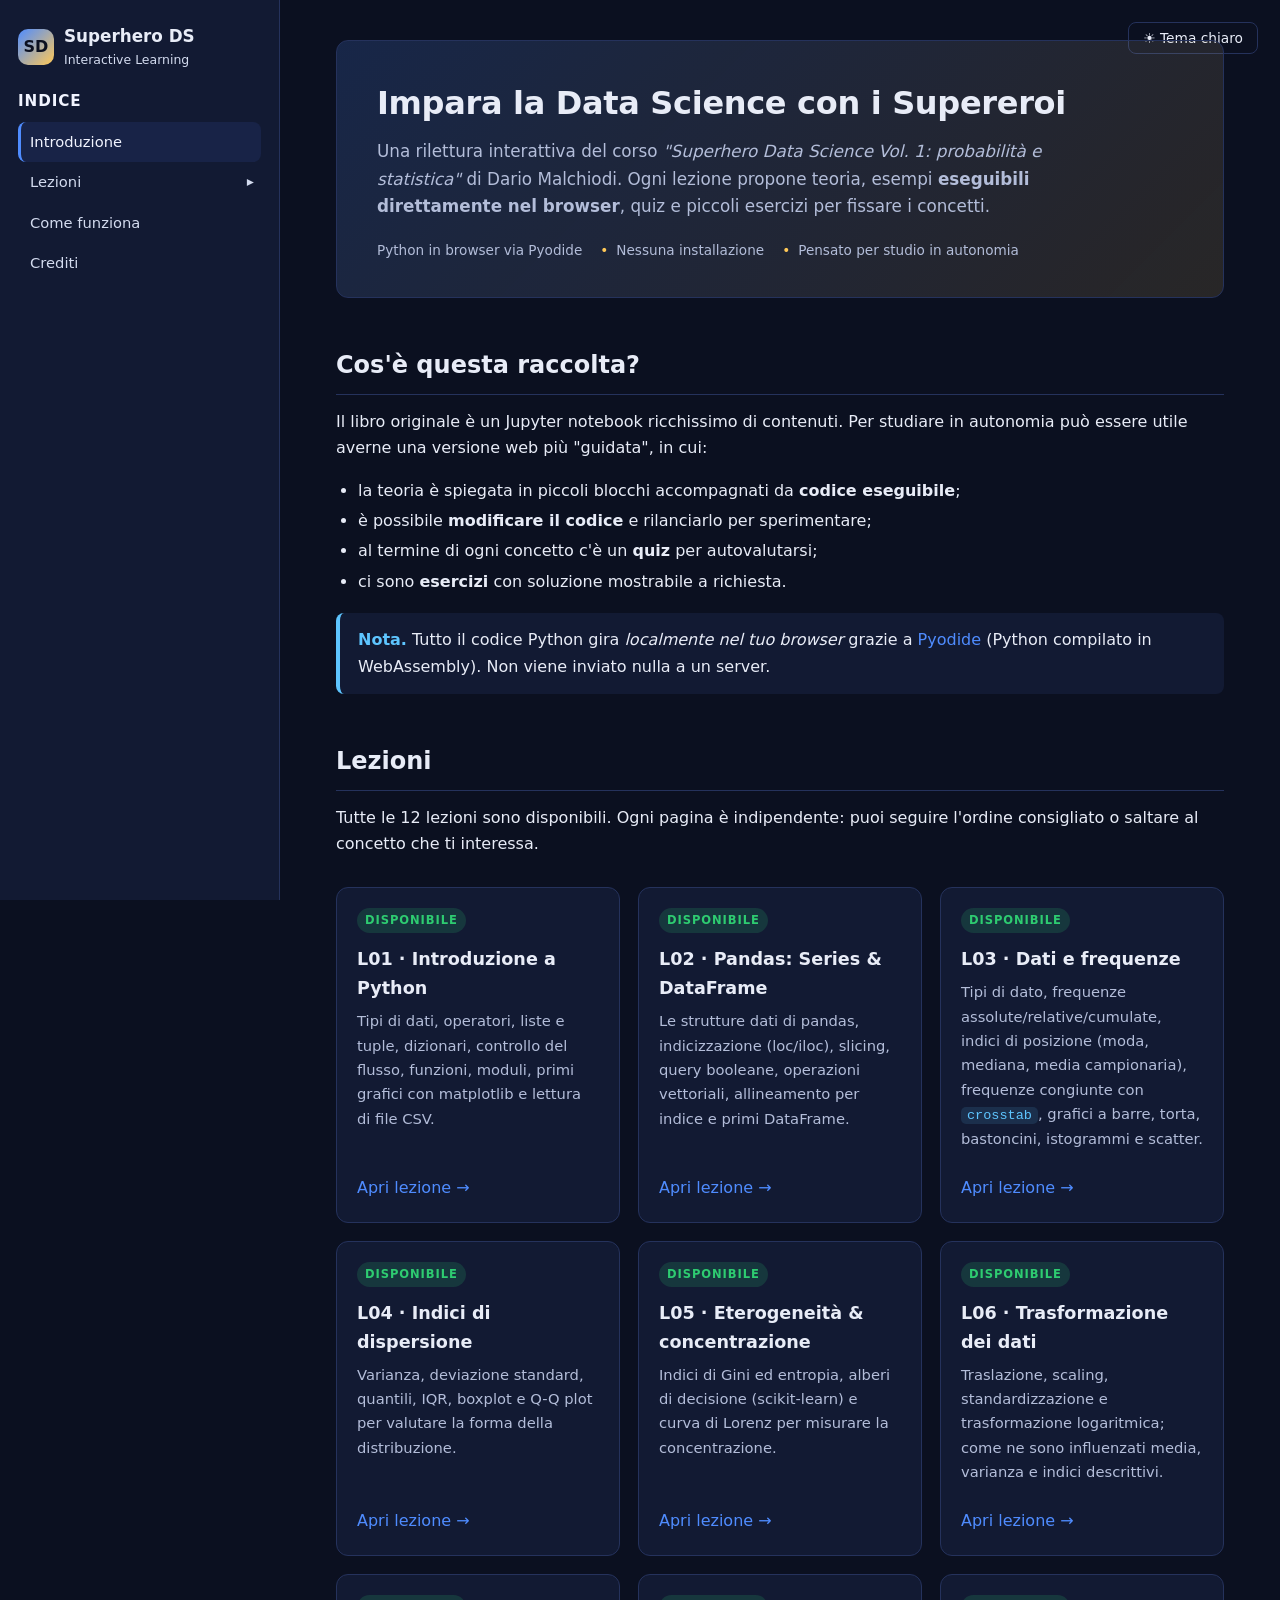
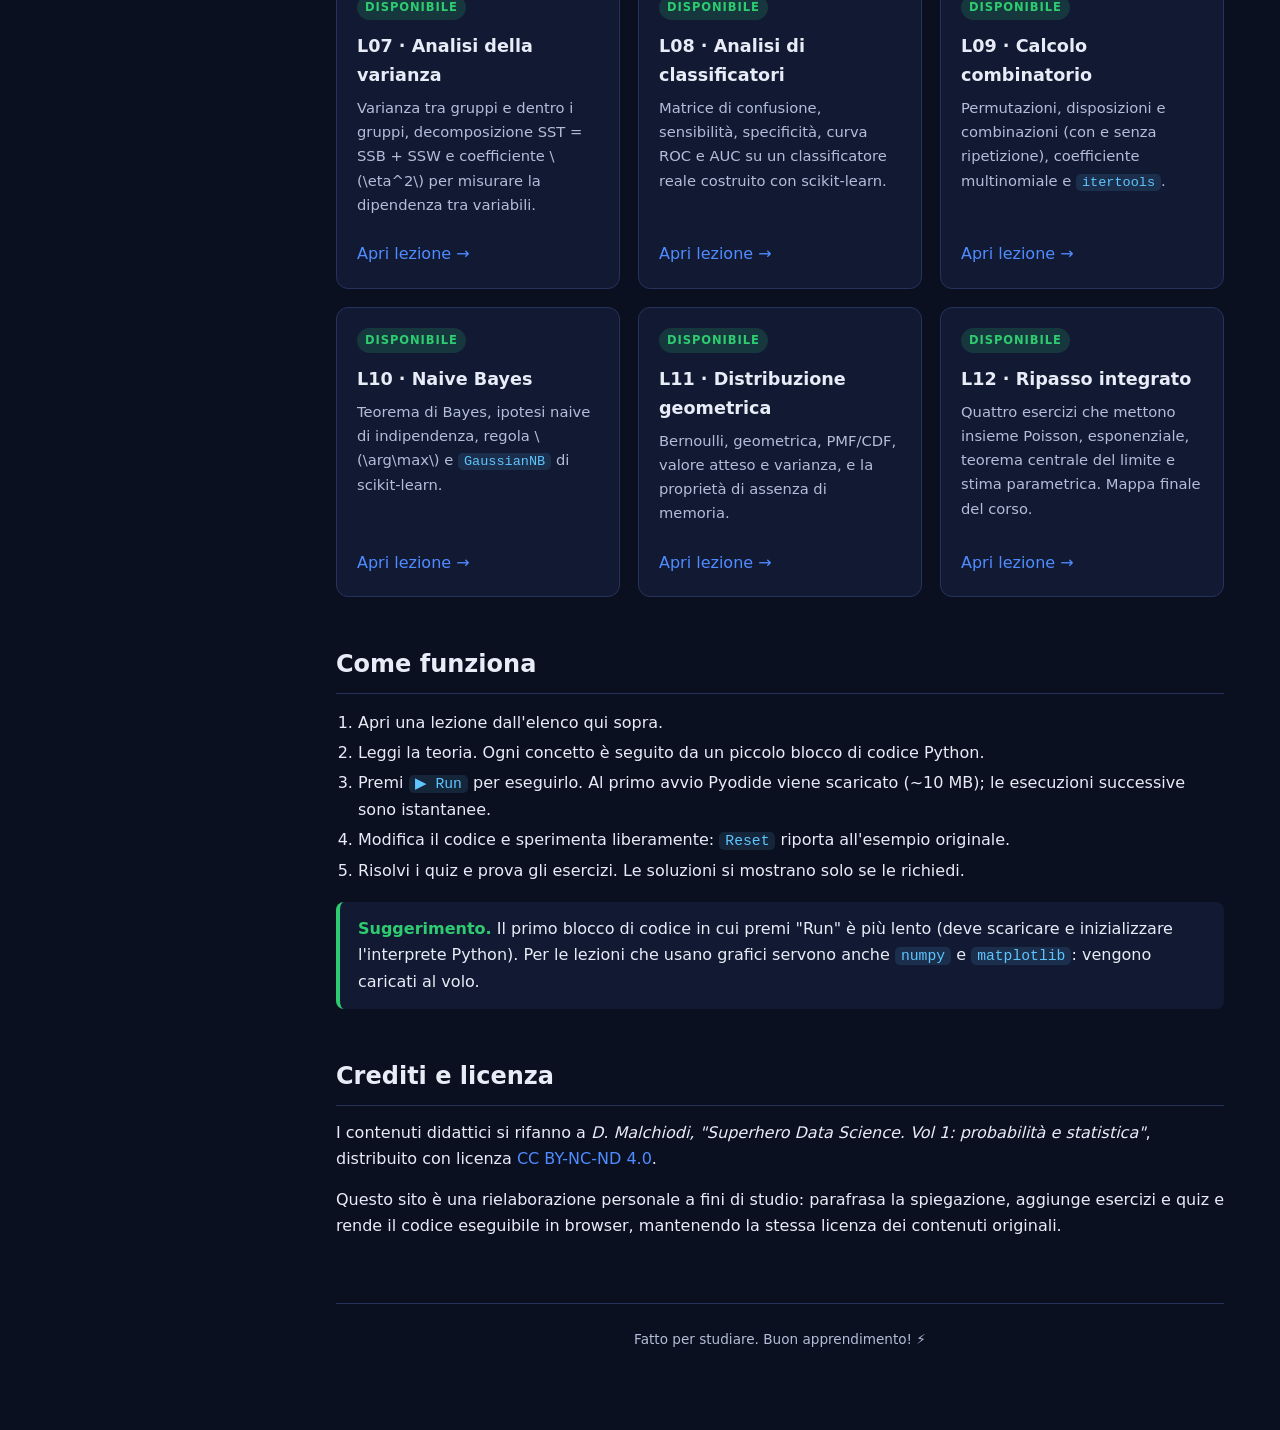
<file: index.html>
<!DOCTYPE html>
<html lang="it">
<head>
  <meta charset="UTF-8" />
  <meta name="viewport" content="width=device-width, initial-scale=1.0" />
  <title>Interactive Learning · Superhero Data Science</title>
  <meta name="description" content="Versione interattiva del corso 'Superhero Data Science' di D. Malchiodi: teoria, esempi eseguibili in browser, quiz ed esercizi." />
  <link rel="stylesheet" href="assets/styles.css" />
</head>
<body>
  <div class="app-shell">
    <aside class="sidebar">
      <div class="brand">
        <div class="logo">SD</div>
        <div>
          <strong>Superhero DS</strong>
          <small>Interactive Learning</small>
        </div>
      </div>

      <h2>Indice</h2>
      <ul class="toc">
        <li><a href="#intro">Introduzione</a></li>
        <li class="toc-group">
          <div class="toc-group-row">
            <a href="#lezioni">Lezioni</a>
            <button type="button"
                    class="toc-toggle"
                    aria-expanded="false"
                    aria-controls="toc-lezioni-sub"
                    aria-label="Espandi/comprimi elenco lezioni">
              <span class="chevron" aria-hidden="true">▾</span>
            </button>
          </div>
          <ul class="toc-sub" id="toc-lezioni-sub" hidden>
            <li><a href="lezione-01.html">L01 · Introduzione a Python</a></li>
            <li><a href="lezione-02.html">L02 · Pandas</a></li>
            <li><a href="lezione-03.html">L03 · Dati e frequenze</a></li>
            <li><a href="lezione-04.html">L04 · Indici di dispersione</a></li>
            <li><a href="lezione-05.html">L05 · Eterogeneità</a></li>
            <li><a href="lezione-06.html">L06 · Trasformazione dei dati</a></li>
            <li><a href="lezione-07.html">L07 · Analisi della varianza</a></li>
            <li><a href="lezione-08.html">L08 · Classificatori</a></li>
            <li><a href="lezione-09.html">L09 · Calcolo combinatorio</a></li>
            <li><a href="lezione-10.html">L10 · Naive Bayes</a></li>
            <li><a href="lezione-11.html">L11 · Geometrica</a></li>
            <li><a href="lezione-12.html">L12 · Ripasso</a></li>
          </ul>
        </li>
        <li><a href="#come-funziona">Come funziona</a></li>
        <li><a href="#crediti">Crediti</a></li>
      </ul>
    </aside>

    <main class="main">
      <div class="theme-toggle">
        <button class="btn ghost" type="button">🌙 Tema scuro</button>
      </div>

      <section class="hero">
        <h1>Impara la Data Science con i Supereroi</h1>
        <p>
          Una rilettura interattiva del corso <em>"Superhero Data Science Vol. 1: probabilità e
          statistica"</em> di Dario Malchiodi. Ogni lezione propone teoria, esempi
          <strong>eseguibili direttamente nel browser</strong>, quiz e piccoli esercizi per
          fissare i concetti.
        </p>
        <div class="meta">
          <span>Python in browser via Pyodide</span>
          <span>Nessuna installazione</span>
          <span>Pensato per studio in autonomia</span>
        </div>
      </section>

      <section id="intro">
        <h2 class="section-title">Cos'è questa raccolta?</h2>
        <p>
          Il libro originale è un Jupyter notebook ricchissimo di contenuti. Per studiare in
          autonomia può essere utile averne una versione web più "guidata", in cui:
        </p>
        <ul>
          <li>la teoria è spiegata in piccoli blocchi accompagnati da <strong>codice eseguibile</strong>;</li>
          <li>è possibile <strong>modificare il codice</strong> e rilanciarlo per sperimentare;</li>
          <li>al termine di ogni concetto c'è un <strong>quiz</strong> per autovalutarsi;</li>
          <li>ci sono <strong>esercizi</strong> con soluzione mostrabile a richiesta.</li>
        </ul>
        <div class="callout info">
          <strong>Nota.</strong> Tutto il codice Python gira <em>localmente nel tuo browser</em> grazie
          a <a href="https://pyodide.org/" target="_blank" rel="noopener">Pyodide</a> (Python compilato
          in WebAssembly). Non viene inviato nulla a un server.
        </div>
      </section>

      <section id="lezioni">
        <h2 class="section-title">Lezioni</h2>
        <p>Tutte le 12 lezioni sono disponibili. Ogni pagina è indipendente: puoi
          seguire l'ordine consigliato o saltare al concetto che ti interessa.</p>

        <div class="lessons-grid">

          <article class="lesson-card">
            <span class="badge ready">Disponibile</span>
            <h3>L01 · Introduzione a Python</h3>
            <p>Tipi di dati, operatori, liste e tuple, dizionari, controllo del flusso, funzioni,
              moduli, primi grafici con matplotlib e lettura di file CSV.</p>
            <a href="lezione-01.html">Apri lezione →</a>
          </article>

          <article class="lesson-card">
            <span class="badge ready">Disponibile</span>
            <h3>L02 · Pandas: Series &amp; DataFrame</h3>
            <p>Le strutture dati di pandas, indicizzazione (loc/iloc), slicing, query
              booleane, operazioni vettoriali, allineamento per indice e primi DataFrame.</p>
            <a href="lezione-02.html">Apri lezione →</a>
          </article>

          <article class="lesson-card">
            <span class="badge ready">Disponibile</span>
            <h3>L03 · Dati e frequenze</h3>
            <p>Tipi di dato, frequenze assolute/relative/cumulate, indici di posizione
              (moda, mediana, media campionaria), frequenze congiunte con
              <code>crosstab</code>, grafici a barre, torta, bastoncini, istogrammi e scatter.</p>
            <a href="lezione-03.html">Apri lezione →</a>
          </article>

          <article class="lesson-card">
            <span class="badge ready">Disponibile</span>
            <h3>L04 · Indici di dispersione</h3>
            <p>Varianza, deviazione standard, quantili, IQR, boxplot e Q-Q plot per
              valutare la forma della distribuzione.</p>
            <a href="lezione-04.html">Apri lezione →</a>
          </article>

          <article class="lesson-card">
            <span class="badge ready">Disponibile</span>
            <h3>L05 · Eterogeneità &amp; concentrazione</h3>
            <p>Indici di Gini ed entropia, alberi di decisione (scikit-learn) e
              curva di Lorenz per misurare la concentrazione.</p>
            <a href="lezione-05.html">Apri lezione →</a>
          </article>

          <article class="lesson-card">
            <span class="badge ready">Disponibile</span>
            <h3>L06 · Trasformazione dei dati</h3>
            <p>Traslazione, scaling, standardizzazione e trasformazione logaritmica;
              come ne sono influenzati media, varianza e indici descrittivi.</p>
            <a href="lezione-06.html">Apri lezione →</a>
          </article>

          <article class="lesson-card">
            <span class="badge ready">Disponibile</span>
            <h3>L07 · Analisi della varianza</h3>
            <p>Varianza tra gruppi e dentro i gruppi, decomposizione SST = SSB + SSW
              e coefficiente \(\eta^2\) per misurare la dipendenza tra variabili.</p>
            <a href="lezione-07.html">Apri lezione →</a>
          </article>

          <article class="lesson-card">
            <span class="badge ready">Disponibile</span>
            <h3>L08 · Analisi di classificatori</h3>
            <p>Matrice di confusione, sensibilità, specificità, curva ROC e AUC
              su un classificatore reale costruito con scikit-learn.</p>
            <a href="lezione-08.html">Apri lezione →</a>
          </article>

          <article class="lesson-card">
            <span class="badge ready">Disponibile</span>
            <h3>L09 · Calcolo combinatorio</h3>
            <p>Permutazioni, disposizioni e combinazioni (con e senza ripetizione),
              coefficiente multinomiale e <code>itertools</code>.</p>
            <a href="lezione-09.html">Apri lezione →</a>
          </article>

          <article class="lesson-card">
            <span class="badge ready">Disponibile</span>
            <h3>L10 · Naive Bayes</h3>
            <p>Teorema di Bayes, ipotesi naive di indipendenza, regola \(\arg\max\)
              e <code>GaussianNB</code> di scikit-learn.</p>
            <a href="lezione-10.html">Apri lezione →</a>
          </article>

          <article class="lesson-card">
            <span class="badge ready">Disponibile</span>
            <h3>L11 · Distribuzione geometrica</h3>
            <p>Bernoulli, geometrica, PMF/CDF, valore atteso e varianza, e la
              proprietà di assenza di memoria.</p>
            <a href="lezione-11.html">Apri lezione →</a>
          </article>

          <article class="lesson-card">
            <span class="badge ready">Disponibile</span>
            <h3>L12 · Ripasso integrato</h3>
            <p>Quattro esercizi che mettono insieme Poisson, esponenziale,
              teorema centrale del limite e stima parametrica. Mappa finale del corso.</p>
            <a href="lezione-12.html">Apri lezione →</a>
          </article>

        </div>
      </section>

      <section id="come-funziona">
        <h2 class="section-title">Come funziona</h2>
        <ol>
          <li>Apri una lezione dall'elenco qui sopra.</li>
          <li>Leggi la teoria. Ogni concetto è seguito da un piccolo blocco di codice Python.</li>
          <li>Premi <code>▶ Run</code> per eseguirlo. Al primo avvio Pyodide viene scaricato (~10 MB);
            le esecuzioni successive sono istantanee.</li>
          <li>Modifica il codice e sperimenta liberamente: <code>Reset</code> riporta all'esempio originale.</li>
          <li>Risolvi i quiz e prova gli esercizi. Le soluzioni si mostrano solo se le richiedi.</li>
        </ol>

        <div class="callout tip">
          <strong>Suggerimento.</strong> Il primo blocco di codice in cui premi "Run" è più lento
          (deve scaricare e inizializzare l'interprete Python). Per le lezioni che usano grafici
          servono anche <code>numpy</code> e <code>matplotlib</code>: vengono caricati al volo.
        </div>
      </section>

      <section id="crediti">
        <h2 class="section-title">Crediti e licenza</h2>
        <p>
          I contenuti didattici si rifanno a
          <em>D. Malchiodi, "Superhero Data Science. Vol 1: probabilità e statistica"</em>,
          distribuito con licenza
          <a href="http://creativecommons.org/licenses/by-nc-nd/4.0/" target="_blank" rel="noopener">
          CC BY-NC-ND 4.0</a>.
        </p>
        <p>
          Questo sito è una rielaborazione personale a fini di studio: parafrasa la spiegazione,
          aggiunge esercizi e quiz e rende il codice eseguibile in browser, mantenendo la stessa
          licenza dei contenuti originali.
        </p>
      </section>

      <footer class="footer">
        Fatto per studiare. Buon apprendimento! ⚡
      </footer>
    </main>
  </div>

  <script src="assets/app.js" defer></script>
</body>
</html>
</file>
<file: assets/styles.css>
/* =========================================================
   Interactive Learning – Superhero Data Science
   Foglio di stile condiviso
   ========================================================= */

:root {
  --bg: #0b1020;
  --bg-elev: #121a33;
  --bg-elev-2: #182347;
  --border: #25325c;
  --text: #e8ecf7;
  --text-muted: #b3bdd9;       /* up from #9aa6c7 → +contrast on dark bg */
  --sidebar-fg: #d3dbef;       /* legible TOC link colour */
  --sidebar-fg-strong: #f1f4ff;
  --scrollbar-thumb: #2a3766;
  --scrollbar-thumb-hover: #3b4d8f;
  --primary: #4f8cff;
  --primary-hover: #6aa0ff;
  --accent: #ffc857;
  --success: #2ecc71;
  --danger: #ff6b6b;
  --warning: #f0a35e;
  --info: #5ec5ff;
  --code-bg: #0e1530;
  --code-fg: #e8ecf7;
  --shadow: 0 10px 30px rgba(0, 0, 0, 0.35);
  --radius: 12px;
  --radius-sm: 8px;
  --transition: 180ms ease;
  --max-w: 1100px;
  --font-sans: "Inter", "Segoe UI", system-ui, -apple-system, Roboto, sans-serif;
  --font-mono: "JetBrains Mono", "Fira Code", Menlo, Consolas, monospace;
}

[data-theme="light"] {
  --bg: #f7f8fc;
  --bg-elev: #ffffff;
  --bg-elev-2: #eef1fa;
  --border: #d8dcec;
  --text: #1b2240;
  --text-muted: #4a5475;       /* up from #5a6485 → AAA on white */
  --sidebar-fg: #2c365a;
  --sidebar-fg-strong: #1b2240;
  --scrollbar-thumb: #c5cce0;
  --scrollbar-thumb-hover: #a7b1cf;
  --primary: #2f6bff;
  --primary-hover: #4d80ff;
  --accent: #d39200;
  --code-bg: #1b2240;
  --code-fg: #f1f4ff;
  --shadow: 0 8px 24px rgba(20, 30, 60, 0.08);
}

/* ------------------------------ Scrollbar ------------------------------ */
/* Firefox */
* {
  scrollbar-width: thin;
  scrollbar-color: var(--scrollbar-thumb) transparent;
}
/* WebKit (Chrome, Safari, Edge) */
*::-webkit-scrollbar {
  width: 10px;
  height: 10px;
}
*::-webkit-scrollbar-track {
  background: transparent;
}
*::-webkit-scrollbar-thumb {
  background: var(--scrollbar-thumb);
  border: 2px solid transparent;
  background-clip: padding-box;
  border-radius: 999px;
  transition: background var(--transition);
}
*::-webkit-scrollbar-thumb:hover {
  background: var(--scrollbar-thumb-hover);
  background-clip: padding-box;
}
*::-webkit-scrollbar-corner {
  background: transparent;
}

* { box-sizing: border-box; }

html, body {
  margin: 0;
  padding: 0;
  background: var(--bg);
  color: var(--text);
  font-family: var(--font-sans);
  font-size: 16px;
  line-height: 1.65;
  scroll-behavior: smooth;
  -webkit-font-smoothing: antialiased;
}

a {
  color: var(--primary);
  text-decoration: none;
  transition: color var(--transition);
}
a:hover { color: var(--primary-hover); text-decoration: underline; }

img { max-width: 100%; }

/* ------------------------------ Layout ------------------------------ */

.app-shell {
  display: grid;
  grid-template-columns: 280px minmax(0, 1fr);
  min-height: 100vh;
}

.sidebar {
  position: sticky;
  top: 0;
  height: 100vh;
  overflow-y: auto;
  padding: 24px 18px;
  background: var(--bg-elev);
  border-right: 1px solid var(--border);
}

.sidebar h2 {
  font-size: 0.95rem;
  letter-spacing: 0.06em;
  text-transform: uppercase;
  color: var(--sidebar-fg-strong);
  margin: 18px 0 8px;
}

.sidebar .brand {
  display: flex;
  align-items: center;
  gap: 10px;
  margin-bottom: 18px;
}

.sidebar .brand .logo {
  width: 36px;
  height: 36px;
  border-radius: 10px;
  background: linear-gradient(135deg, var(--primary), var(--accent));
  display: grid;
  place-items: center;
  font-weight: 700;
  color: #0b1020;
}

.sidebar .brand strong {
  font-size: 1.05rem;
  line-height: 1.15;
}
.sidebar .brand small {
  display: block;
  color: var(--sidebar-fg);
  font-size: 0.78rem;
}

.toc {
  list-style: none;
  padding: 0;
  margin: 0;
}
.toc li { margin: 0; }
.toc a {
  display: block;
  padding: 8px 12px;
  border-radius: 8px;
  color: var(--sidebar-fg);
  font-size: 0.92rem;
  transition: background var(--transition), color var(--transition);
}
.toc a:hover {
  background: var(--bg-elev-2);
  color: var(--sidebar-fg-strong);
  text-decoration: none;
}
.toc a.is-active {
  background: var(--bg-elev-2);
  color: var(--sidebar-fg-strong);
  border-left: 3px solid var(--primary);
  padding-left: 9px;
}
.toc .toc-sub {
  list-style: none;
  margin: 2px 0 4px;
  padding: 0;
}
.toc .toc-sub a {
  padding: 6px 8px 6px 18px;
  font-size: 0.86rem;
}

/* expandable group inside the sidebar */
.toc-group { margin: 0; }
.toc-group-row {
  display: flex;
  align-items: center;
  gap: 4px;
}
.toc-group-row > a {
  flex: 1;
}
.toc-toggle {
  background: transparent;
  border: 0;
  color: var(--sidebar-fg);
  cursor: pointer;
  padding: 6px 8px;
  border-radius: 6px;
  display: flex;
  align-items: center;
  justify-content: center;
  transition: background var(--transition), color var(--transition);
}
.toc-toggle:hover {
  background: var(--bg-elev-2);
  color: var(--sidebar-fg-strong);
}
.toc-toggle .chevron {
  display: inline-block;
  transition: transform var(--transition);
  font-size: 0.85rem;
  line-height: 1;
}
.toc-toggle[aria-expanded="false"] .chevron {
  transform: rotate(-90deg);
}
/* hidden via the [hidden] attribute when collapsed */
.toc-sub[hidden] {
  display: none;
}

.main {
  padding: 40px 56px 80px;
  max-width: var(--max-w);
  margin: 0 auto;
  width: 100%;
}

/* Header / hero */

.hero {
  background: linear-gradient(135deg, rgba(79, 140, 255, 0.18), rgba(255, 200, 87, 0.12));
  border: 1px solid var(--border);
  border-radius: var(--radius);
  padding: 36px 40px;
  margin-bottom: 32px;
  position: relative;
  overflow: hidden;
}
.hero h1 {
  margin: 0 0 8px;
  font-size: 2rem;
  letter-spacing: -0.01em;
}
.hero p {
  margin: 0;
  color: var(--text-muted);
  font-size: 1.05rem;
  max-width: 720px;
}
.hero .meta {
  display: flex;
  gap: 18px;
  margin-top: 18px;
  font-size: 0.85rem;
  color: var(--text-muted);
  flex-wrap: wrap;
}
.hero .meta span::before {
  content: "•";
  margin-right: 8px;
  color: var(--accent);
}
.hero .meta span:first-child::before { content: ""; margin: 0; }

/* Progress bar */
.progress-wrap {
  height: 6px;
  background: var(--bg-elev-2);
  border-radius: 999px;
  overflow: hidden;
  margin-top: 20px;
}
.progress-bar {
  height: 100%;
  width: 0%;
  background: linear-gradient(90deg, var(--primary), var(--accent));
  transition: width 0.3s ease;
}

/* Headings */

h2.section-title {
  font-size: 1.5rem;
  margin: 48px 0 14px;
  padding-bottom: 8px;
  border-bottom: 1px solid var(--border);
  scroll-margin-top: 16px;
}
h3 {
  font-size: 1.18rem;
  margin: 28px 0 10px;
  scroll-margin-top: 16px;
}
h4 {
  font-size: 1rem;
  margin: 20px 0 8px;
  color: var(--text);
}

p { margin: 0 0 14px; }

ul, ol { padding-left: 22px; }
li { margin: 4px 0; }

/* Inline code */
code {
  font-family: var(--font-mono);
  font-size: 0.92em;
  background: rgba(94, 197, 255, 0.12);
  color: var(--info);
  padding: 1px 6px;
  border-radius: 5px;
}

/* Callouts */
.callout {
  margin: 18px 0;
  padding: 14px 16px 14px 18px;
  border-radius: var(--radius-sm);
  border-left: 4px solid var(--info);
  background: var(--bg-elev);
  color: var(--text);
}
.callout strong { color: var(--info); }
.callout.info    { border-left-color: var(--info); }
.callout.tip     { border-left-color: var(--success); }
.callout.tip strong { color: var(--success); }
.callout.warning { border-left-color: var(--warning); }
.callout.warning strong { color: var(--warning); }
.callout.danger  { border-left-color: var(--danger); }
.callout.danger strong { color: var(--danger); }

/* Tables */
.table-wrap { overflow-x: auto; margin: 16px 0; }
table {
  width: 100%;
  border-collapse: collapse;
  background: var(--bg-elev);
  border-radius: var(--radius-sm);
  overflow: hidden;
  font-size: 0.95rem;
}
th, td {
  padding: 10px 14px;
  text-align: left;
  border-bottom: 1px solid var(--border);
}
th {
  background: var(--bg-elev-2);
  font-weight: 600;
  letter-spacing: 0.02em;
}
tr:last-child td { border-bottom: none; }

/* ------------------------------ Code playground ------------------------------ */

.playground {
  background: var(--bg-elev);
  border: 1px solid var(--border);
  border-radius: var(--radius);
  margin: 18px 0;
  overflow: hidden;
  box-shadow: var(--shadow);
}
.playground-header {
  display: flex;
  align-items: center;
  justify-content: space-between;
  padding: 10px 14px;
  background: var(--bg-elev-2);
  border-bottom: 1px solid var(--border);
  font-size: 0.85rem;
  color: var(--text-muted);
}
.playground-header .left {
  display: flex;
  align-items: center;
  gap: 10px;
}
.playground-header .dots {
  display: inline-flex;
  gap: 6px;
}
.playground-header .dots span {
  width: 10px; height: 10px; border-radius: 50%;
  background: var(--border);
}
.playground-header .dots span:nth-child(1) { background: #ff6b6b; }
.playground-header .dots span:nth-child(2) { background: #f0a35e; }
.playground-header .dots span:nth-child(3) { background: #2ecc71; }

.playground-header .actions {
  display: flex;
  gap: 6px;
}

.code-editor {
  font-family: var(--font-mono);
  font-size: 0.92rem;
  line-height: 1.55;
  background: var(--code-bg);
  color: var(--code-fg);
  border: none;
  outline: none;
  resize: vertical;
  width: 100%;
  min-height: 120px;
  padding: 14px 16px;
  display: block;
  tab-size: 4;
  caret-color: var(--accent);
}

.playground-output {
  border-top: 1px dashed var(--border);
  background: var(--bg-elev);
  padding: 12px 16px;
  font-family: var(--font-mono);
  font-size: 0.9rem;
  white-space: pre-wrap;
  min-height: 0;
  color: var(--text);
}
.playground-output:empty { display: none; }
.playground-output .output-label {
  display: block;
  font-size: 0.72rem;
  letter-spacing: 0.08em;
  text-transform: uppercase;
  color: var(--text-muted);
  margin-bottom: 6px;
}
.playground-output .err {
  color: var(--danger);
}
.playground-output .ok {
  color: var(--success);
}

/* Plot output (matplotlib via pyodide) */
.playground-output img {
  display: block;
  margin: 8px auto;
  border-radius: 6px;
  background: white;
  max-width: 100%;
}

/* Buttons */

.btn {
  display: inline-flex;
  align-items: center;
  gap: 6px;
  padding: 7px 14px;
  border-radius: 8px;
  border: 1px solid var(--border);
  background: var(--bg-elev);
  color: var(--text);
  font-size: 0.86rem;
  font-weight: 500;
  font-family: inherit;
  cursor: pointer;
  transition: background var(--transition), color var(--transition), border-color var(--transition), transform var(--transition);
}
.btn:hover { background: var(--bg-elev-2); }
.btn:active { transform: translateY(1px); }
.btn.primary {
  background: var(--primary);
  color: #fff;
  border-color: transparent;
}
.btn.primary:hover { background: var(--primary-hover); }
.btn.ghost {
  background: transparent;
}
.btn:disabled {
  opacity: 0.55;
  cursor: not-allowed;
}

/* ------------------------------ Quiz ------------------------------ */

.quiz {
  background: var(--bg-elev);
  border: 1px solid var(--border);
  border-radius: var(--radius);
  padding: 18px 20px;
  margin: 22px 0;
}
.quiz .quiz-tag {
  display: inline-block;
  font-size: 0.7rem;
  letter-spacing: 0.1em;
  text-transform: uppercase;
  background: rgba(255, 200, 87, 0.18);
  color: var(--accent);
  padding: 3px 8px;
  border-radius: 999px;
  margin-bottom: 8px;
  font-weight: 700;
}
.quiz h4 { margin-top: 0; }
.quiz .options {
  display: grid;
  gap: 8px;
  margin: 10px 0 4px;
}
.quiz .option {
  display: flex;
  align-items: flex-start;
  gap: 10px;
  padding: 10px 12px;
  border-radius: 8px;
  border: 1px solid var(--border);
  background: var(--bg-elev-2);
  cursor: pointer;
  transition: background var(--transition), border-color var(--transition);
  font-size: 0.95rem;
}
.quiz .option:hover { background: var(--bg-elev); border-color: var(--primary); }
.quiz .option input { margin-top: 4px; accent-color: var(--primary); }
.quiz .option.correct { border-color: var(--success); background: rgba(46, 204, 113, 0.1); }
.quiz .option.wrong { border-color: var(--danger); background: rgba(255, 107, 107, 0.1); }
.quiz .option.disabled { cursor: default; }
.quiz .feedback {
  margin-top: 10px;
  padding: 10px 12px;
  border-radius: 8px;
  display: none;
  font-size: 0.92rem;
}
.quiz .feedback.show { display: block; }
.quiz .feedback.ok {
  background: rgba(46, 204, 113, 0.12);
  color: var(--success);
}
.quiz .feedback.bad {
  background: rgba(255, 107, 107, 0.12);
  color: var(--danger);
}

/* ------------------------------ Exercise ------------------------------ */

.exercise {
  border: 1px solid var(--border);
  border-radius: var(--radius);
  padding: 18px 20px;
  margin: 22px 0;
  background: linear-gradient(180deg, rgba(79, 140, 255, 0.06), rgba(255, 200, 87, 0.05));
}
.exercise .exercise-tag {
  display: inline-block;
  font-size: 0.7rem;
  letter-spacing: 0.1em;
  text-transform: uppercase;
  background: rgba(79, 140, 255, 0.18);
  color: var(--primary);
  padding: 3px 8px;
  border-radius: 999px;
  margin-bottom: 8px;
  font-weight: 700;
}
.exercise h4 { margin-top: 0; }
.exercise .hint {
  margin-top: 10px;
  font-size: 0.88rem;
  color: var(--text-muted);
}
.exercise .solution {
  margin-top: 10px;
  display: none;
}
.exercise .solution.show { display: block; }

/* ------------------------------ Pyodide indicator ------------------------------ */

.pyodide-status {
  position: fixed;
  bottom: 18px;
  right: 18px;
  background: var(--bg-elev);
  border: 1px solid var(--border);
  border-radius: 999px;
  padding: 7px 14px;
  display: flex;
  gap: 8px;
  align-items: center;
  font-size: 0.82rem;
  color: var(--text-muted);
  box-shadow: var(--shadow);
  transition: opacity 0.4s ease;
  z-index: 50;
}
.pyodide-status .dot {
  width: 8px; height: 8px; border-radius: 50%;
  background: var(--warning);
  box-shadow: 0 0 0 3px rgba(240, 163, 94, 0.18);
}
.pyodide-status.ready .dot { background: var(--success); box-shadow: 0 0 0 3px rgba(46, 204, 113, 0.18); }
.pyodide-status.error .dot { background: var(--danger); box-shadow: 0 0 0 3px rgba(255, 107, 107, 0.18); }
.pyodide-status.fade { opacity: 0; pointer-events: none; }

/* ------------------------------ Theme toggle ------------------------------ */

.theme-toggle {
  position: absolute;
  top: 22px;
  right: 22px;
  display: inline-flex;
  align-items: center;
  gap: 6px;
  font-size: 0.8rem;
}

/* ------------------------------ Index page (hub) ------------------------------ */

.lessons-grid {
  display: grid;
  grid-template-columns: repeat(auto-fit, minmax(280px, 1fr));
  gap: 18px;
  margin-top: 30px;
}
.lesson-card {
  background: var(--bg-elev);
  border: 1px solid var(--border);
  border-radius: var(--radius);
  padding: 20px;
  transition: transform var(--transition), border-color var(--transition);
  display: flex;
  flex-direction: column;
}
.lesson-card:hover {
  transform: translateY(-4px);
  border-color: var(--primary);
}
.lesson-card .badge {
  align-self: flex-start;
  font-size: 0.72rem;
  letter-spacing: 0.08em;
  text-transform: uppercase;
  font-weight: 700;
  padding: 3px 8px;
  border-radius: 999px;
  margin-bottom: 12px;
}
.lesson-card .badge.ready { background: rgba(46, 204, 113, 0.16); color: var(--success); }
.lesson-card .badge.soon { background: rgba(154, 166, 199, 0.18); color: var(--text-muted); }

.lesson-card h3 { margin: 0 0 6px; font-size: 1.1rem; }
.lesson-card p { color: var(--text-muted); font-size: 0.92rem; flex: 1; }
.lesson-card a {
  display: inline-flex;
  align-items: center;
  gap: 6px;
  margin-top: 10px;
  font-weight: 500;
}
.lesson-card.disabled { opacity: 0.55; pointer-events: none; }

/* ------------------------------ Footer ------------------------------ */

.footer {
  margin-top: 64px;
  padding-top: 24px;
  border-top: 1px solid var(--border);
  color: var(--text-muted);
  font-size: 0.85rem;
  text-align: center;
}

/* ------------------------------ Responsive ------------------------------ */

@media (max-width: 960px) {
  .app-shell { grid-template-columns: 1fr; }
  .sidebar {
    position: relative;
    height: auto;
    border-right: none;
    border-bottom: 1px solid var(--border);
  }
  .main { padding: 24px 22px 60px; }
  .hero { padding: 26px 22px; }
  .theme-toggle { top: 14px; right: 14px; }
}

/* Lightweight syntax tokens (used optionally) */
.tok-kw  { color: #c792ea; }
.tok-str { color: #c3e88d; }
.tok-num { color: #f78c6c; }
.tok-com { color: #6c7a96; font-style: italic; }
.tok-fn  { color: #82aaff; }
</file>
